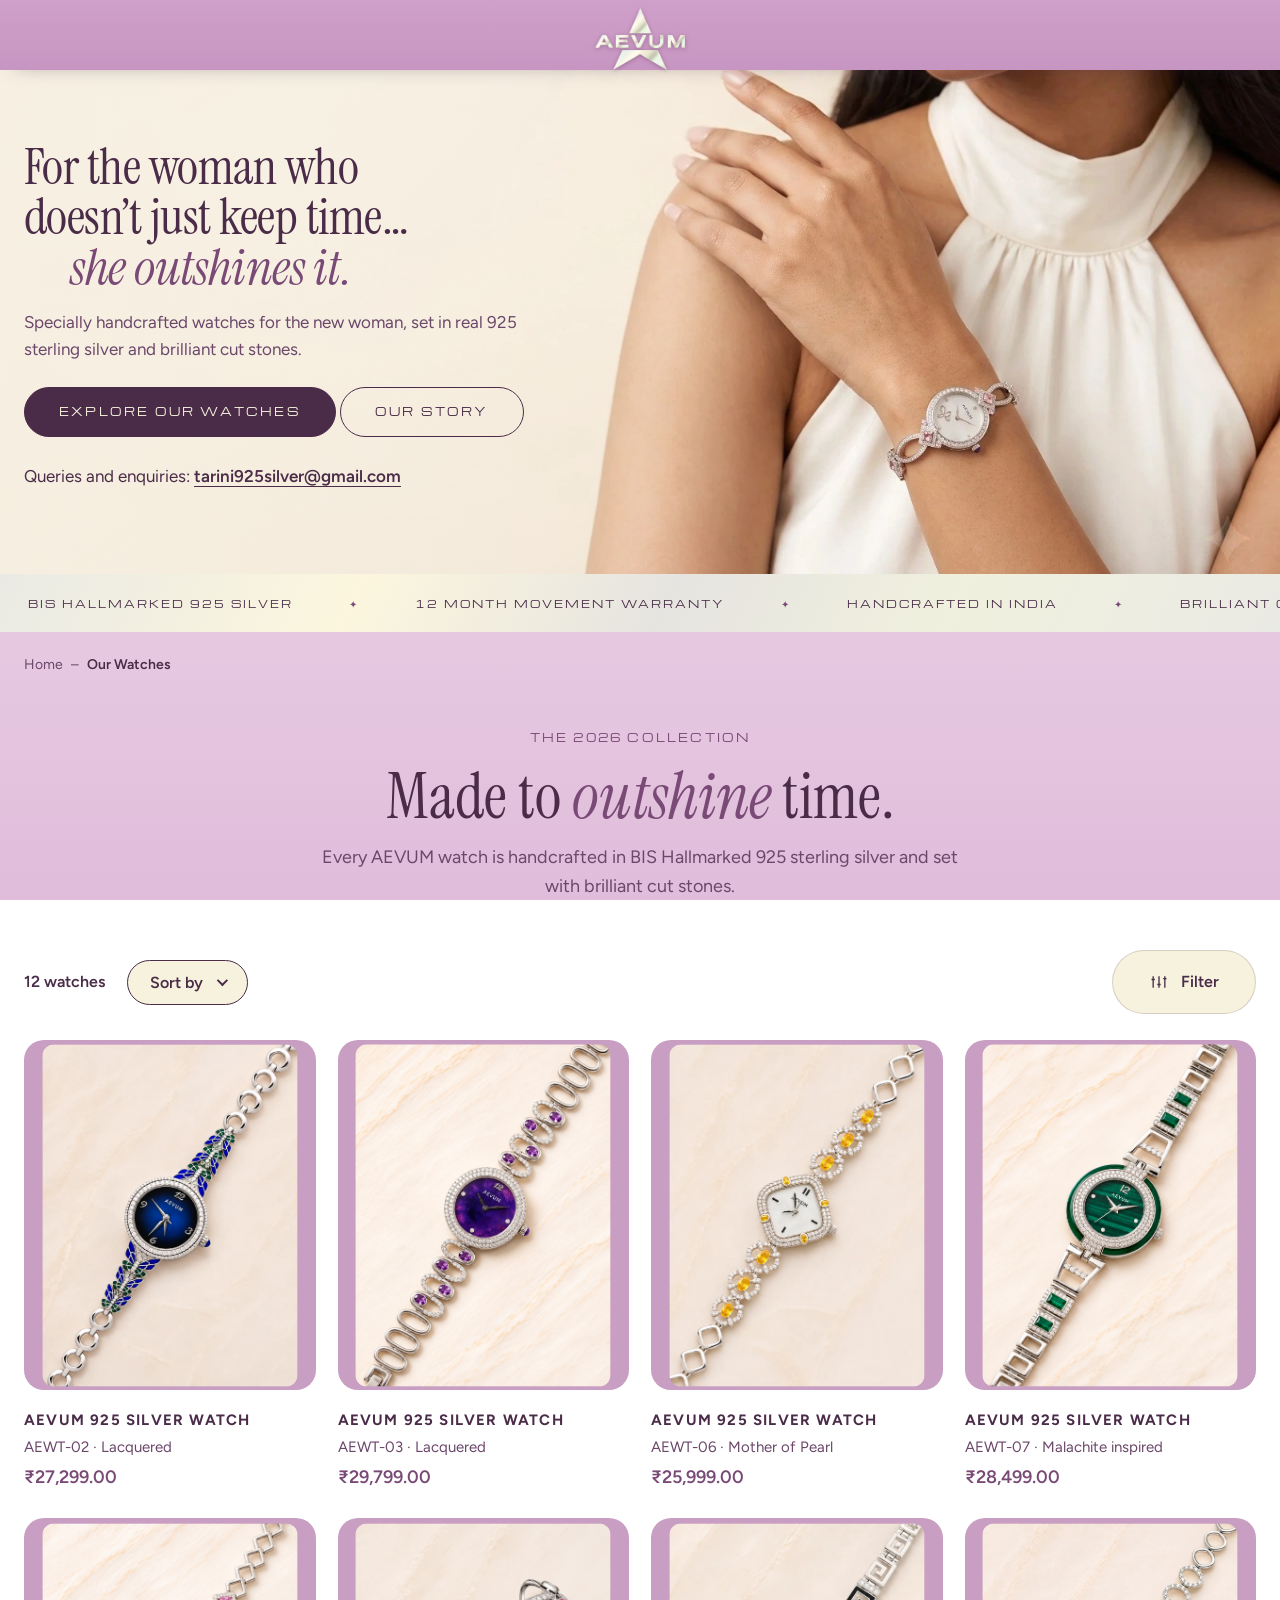
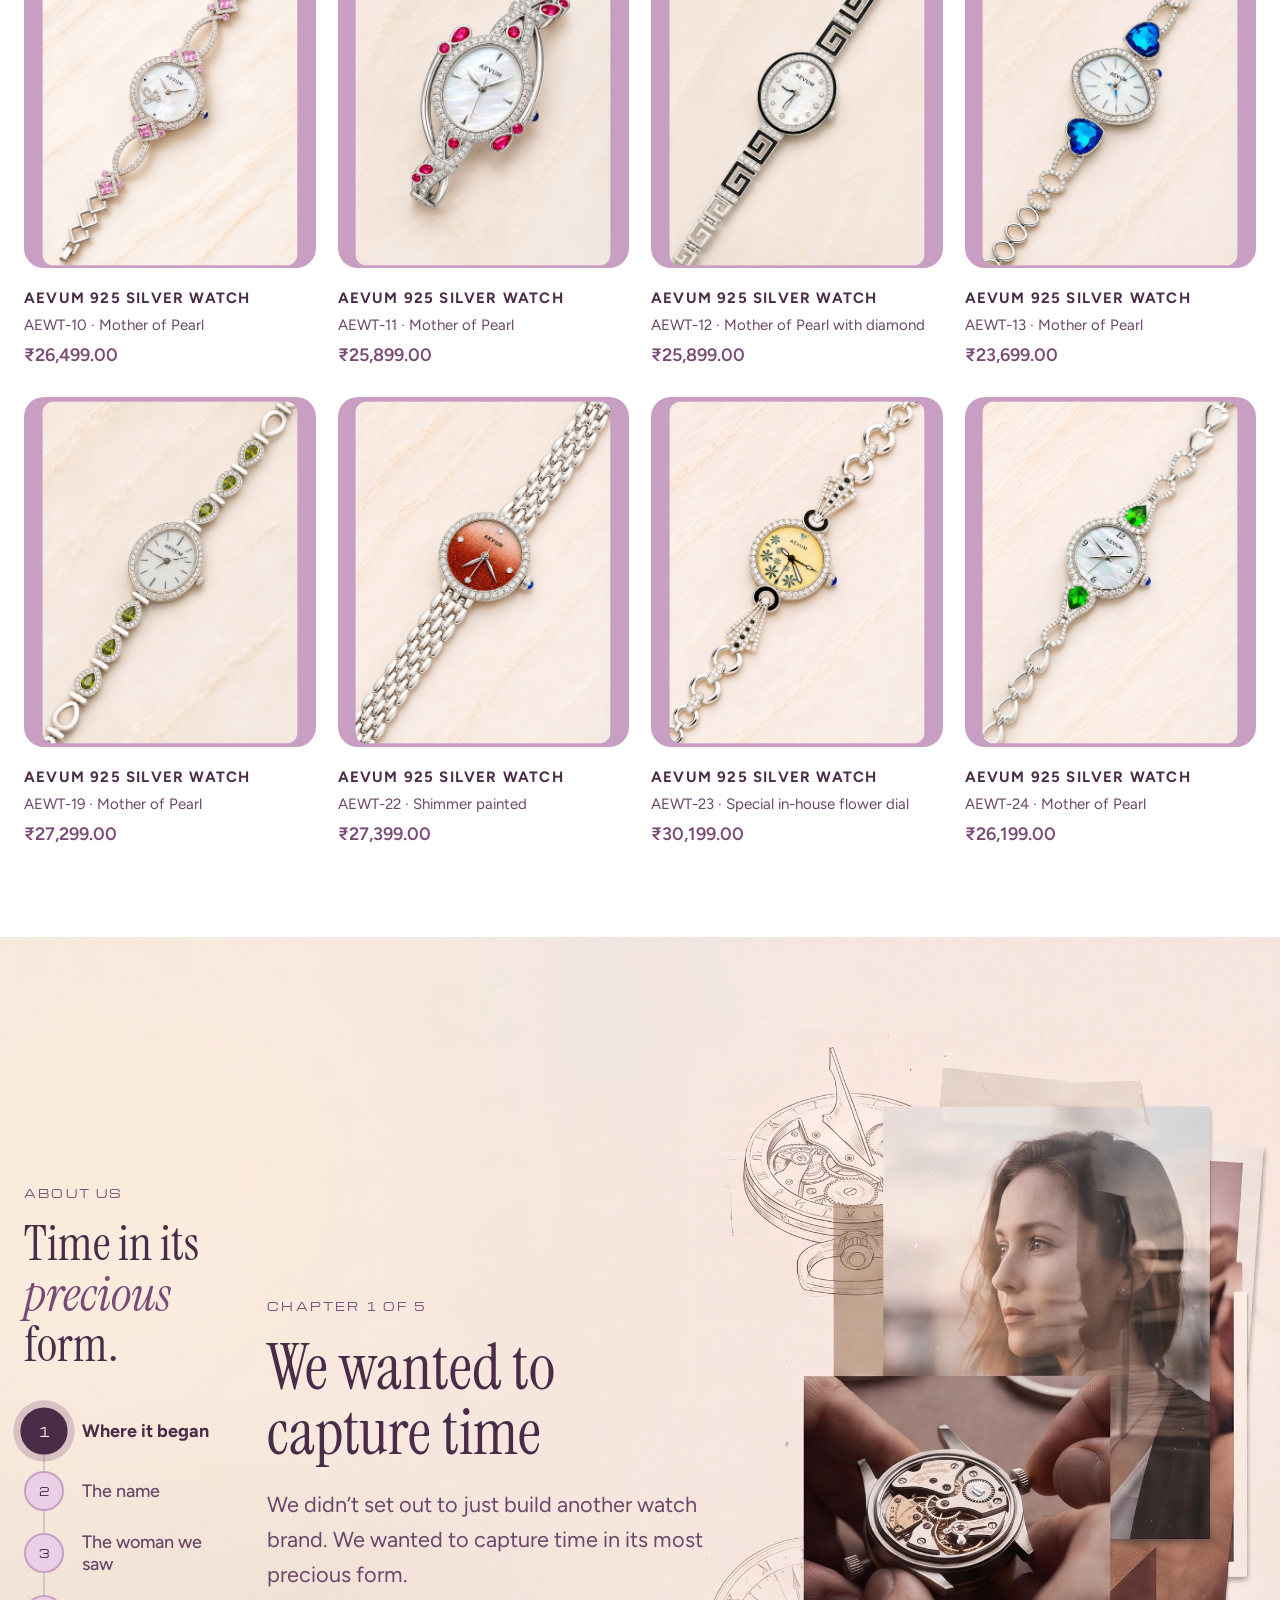
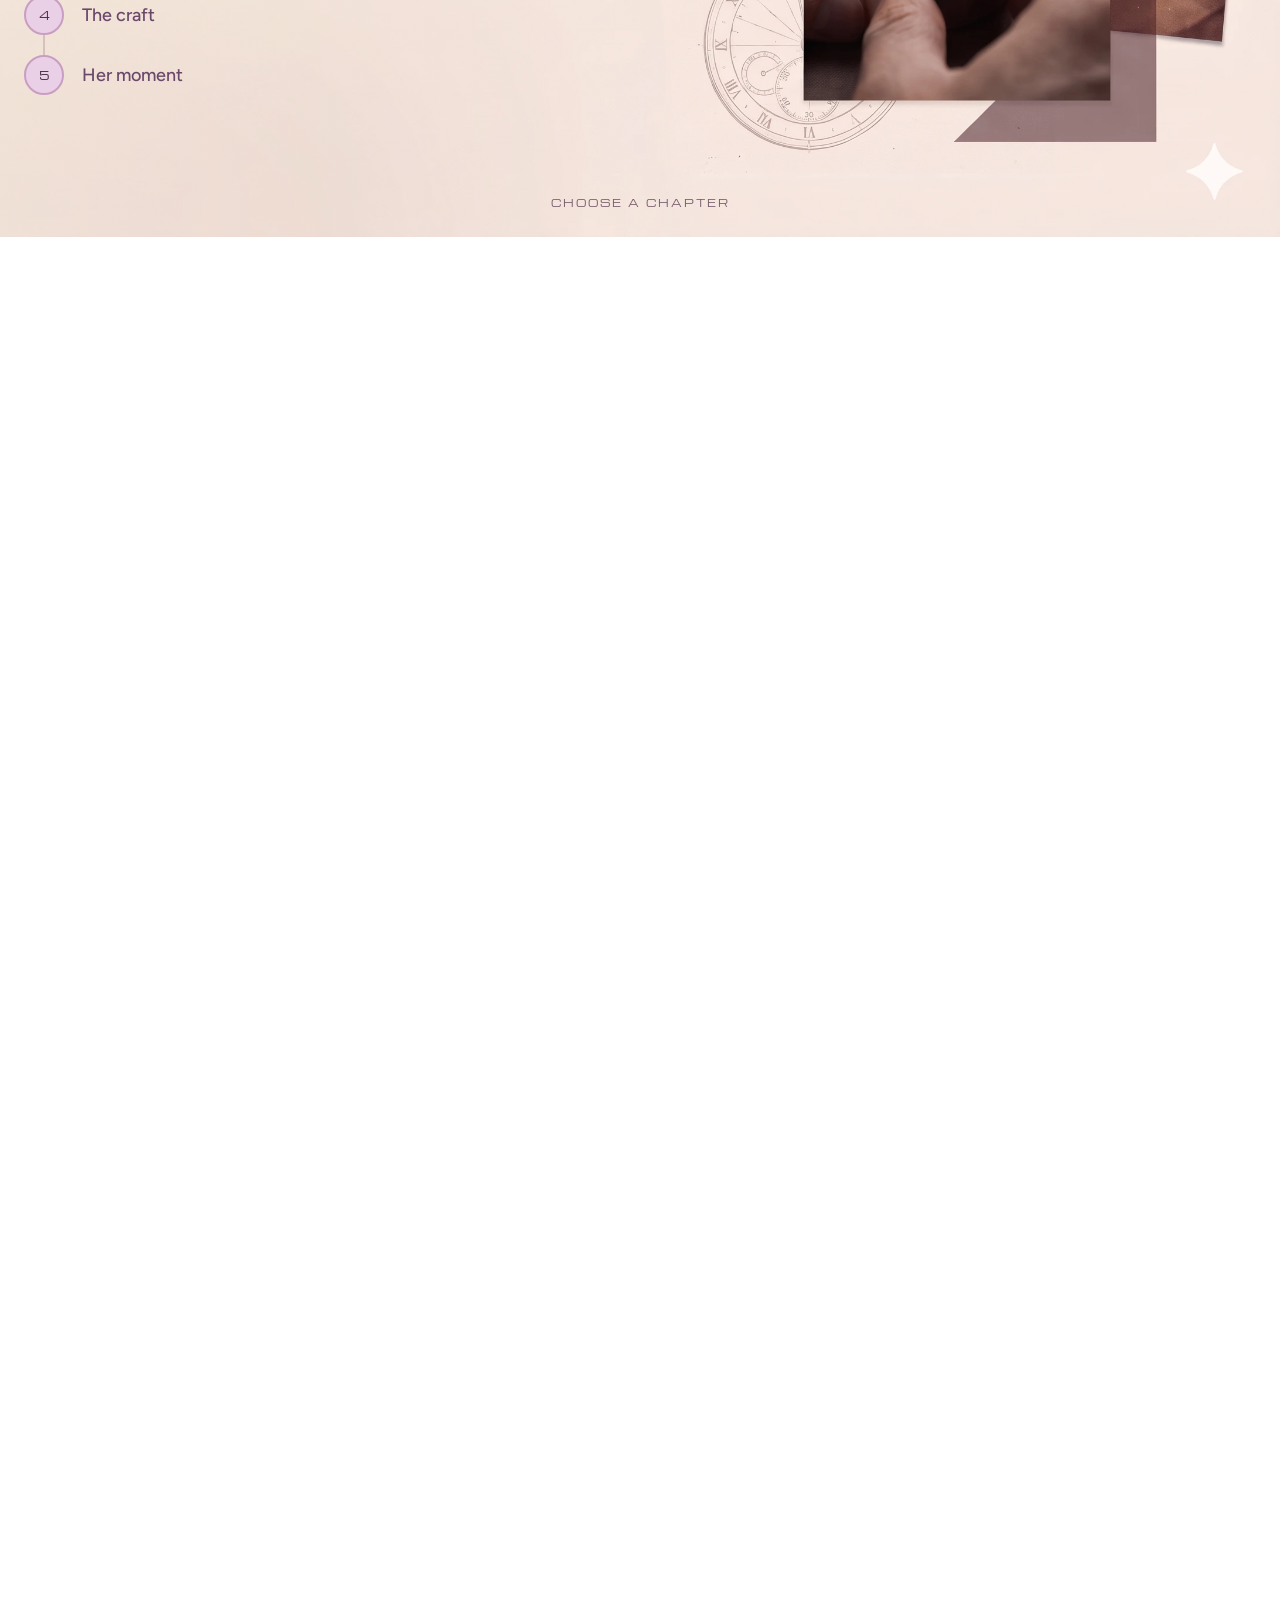
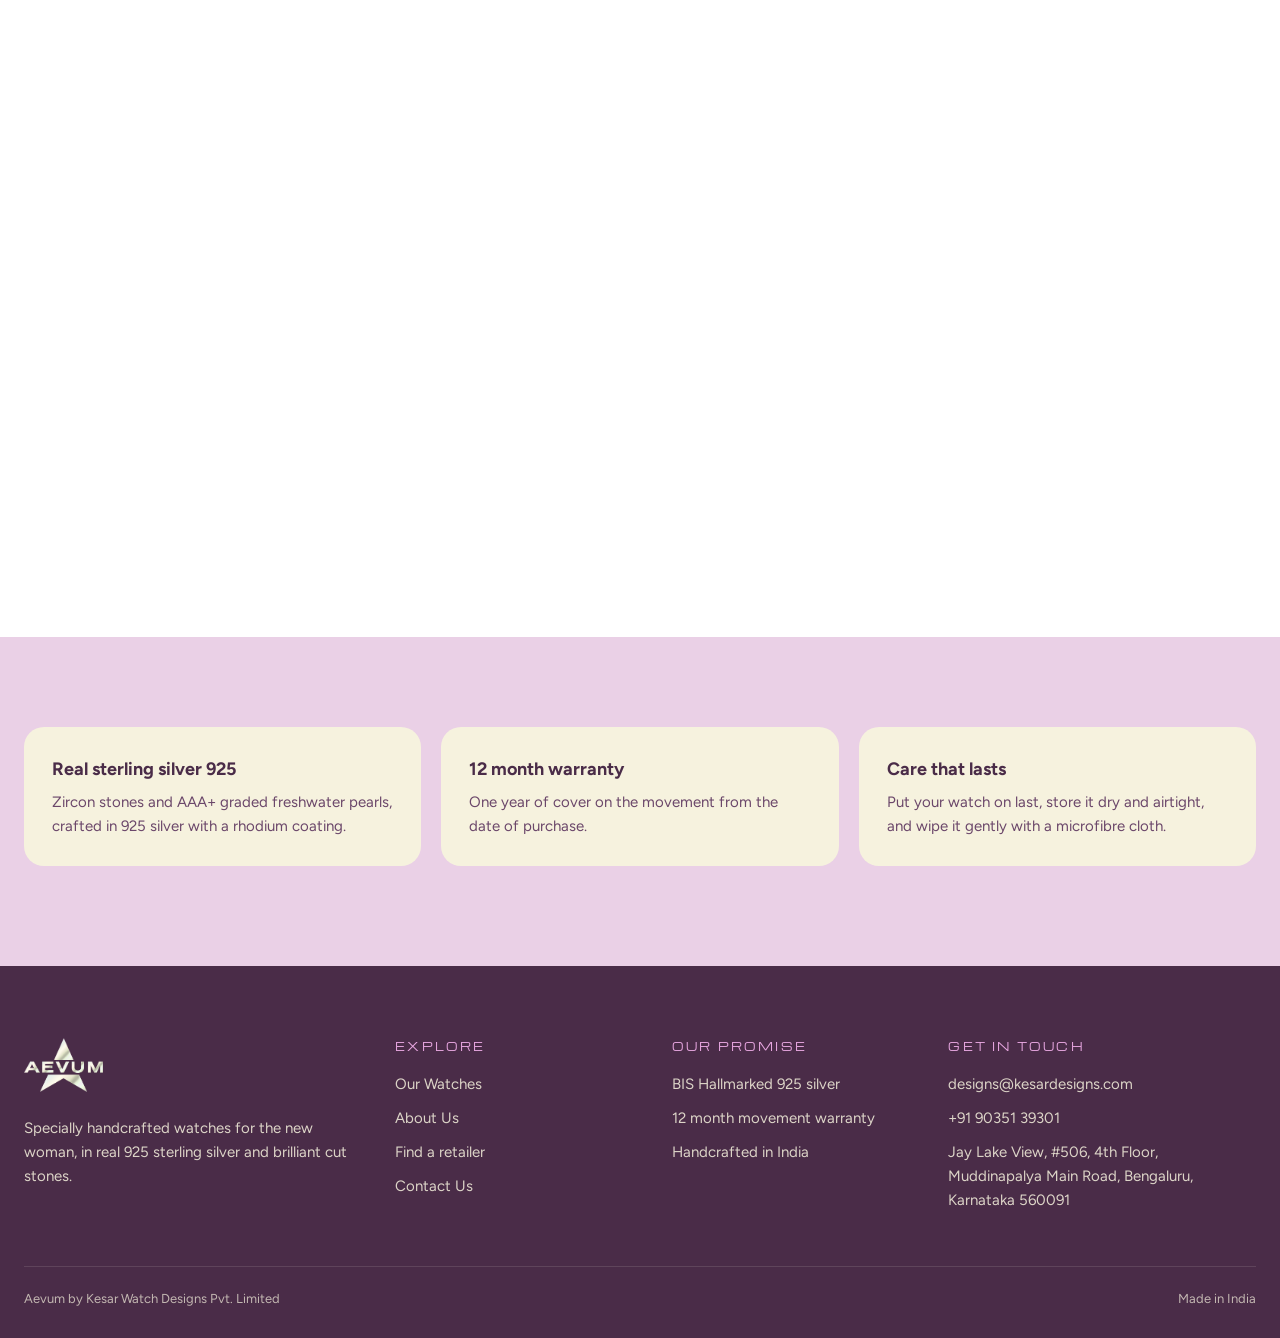
<file: index.html>
<!doctype html>
<html lang="en"><head><meta charset="utf-8">
<meta name="viewport" content="width=device-width, initial-scale=1, viewport-fit=cover">
<meta name="description" content="AEVUM: handcrafted 925 sterling silver watches for women. Real silver, brilliant-cut stones, made in India.">
<link rel="icon" href="favicon.ico" sizes="any">
<link rel="icon" type="image/png" sizes="32x32" href="assets/images/favicon-32.png">
<link rel="icon" type="image/png" sizes="192x192" href="assets/images/favicon-192.png">
<link rel="apple-touch-icon" href="assets/images/favicon-180.png">
<meta name="theme-color" content="#e0bddb">
<title>AEVUM | 925 Silver Watches for Women</title>
<link rel="stylesheet" href="https://fonts.googleapis.com/css2?family=Figtree:wght@400;500;600;700&family=Instrument+Serif:ital@0;1&family=Michroma&display=swap">
<link rel="stylesheet" href="css/styles.css">
</head><body id="top">

<svg width="0" height="0" style="position:absolute" aria-hidden="true"><defs>
<linearGradient id="sil" x1="0" y1="0" x2="1" y2="1"><stop offset="0" stop-color="#cfd2d4"/><stop offset=".3" stop-color="#fff"/><stop offset=".6" stop-color="#b9bcc2"/><stop offset=".85" stop-color="#f1f1f1"/><stop offset="1" stop-color="#c4c7ca"/></linearGradient>
<radialGradient id="shine" cx=".3" cy=".25" r=".9"><stop offset="0" stop-color="#fff" stop-opacity=".55"/><stop offset=".6" stop-color="#fff" stop-opacity="0"/></radialGradient>
<linearGradient id="pg" x1="0" y1="0" x2="1" y2="1"><stop offset="0" stop-color="#dfe3e0"/><stop offset=".3" stop-color="#fdfdee"/><stop offset=".55" stop-color="#d9d6de"/><stop offset=".78" stop-color="#f5f3dd"/><stop offset="1" stop-color="#dce0e0"/></linearGradient>
<symbol id="star" viewBox="0 0 100 120"><path d="M50 0 L74 58 L26 58 Z" fill="url(#pg)"/><path d="M22 76 H78 L100 120 L50 90 L0 120 Z" fill="url(#pg)"/></symbol></defs></svg>

<div class="top"><div class="wrap">
 <div class="r1"><div></div>
  <a class="brand" href="#home" aria-label="Aevum home"><img alt="AEVUM" src="assets/images/logo.webp"></a>
  <div></div></div>
 <nav aria-label="Main"><a href="#watches" data-s="watches">Our Watches</a><a href="#about" data-s="about">About Us</a><a href="retailers.html">Find a Retailer</a><a href="contact.html">Contact Us</a></nav>
</div></div>

<main>
<div class="view show" id="v-home">
 <div class="herow img" id="home"><div class="hbg" id="hbg"></div><div class="wrap"><div class="hero">
  <div><span class="lab kick"></span>
   <h1>For the woman who doesn’t just keep time… <em>she outshines it.</em></h1>
   <p>Specially handcrafted watches for the new woman, set in real 925 sterling silver and brilliant cut stones.</p>
   <a class="btn dark" href="#watches">Explore our watches</a> <a class="btn line" href="#about">Our story</a>
   <p class="hmail">Queries and enquiries: <a href="mailto:tarini925silver@gmail.com">tarini925silver@gmail.com</a></p></div>
 </div></div></div>
 <div class="strip" aria-label="Highlights"><div class="track"><div class="grp"><span>BIS Hallmarked 925 silver</span><span>12 month movement warranty</span><span>Handcrafted in India</span><span>Brilliant cut stones</span><span>3 ATM water resistant</span><span>Real sterling silver</span></div><div class="grp" aria-hidden="true"><span>BIS Hallmarked 925 silver</span><span>12 month movement warranty</span><span>Handcrafted in India</span><span>Brilliant cut stones</span><span>3 ATM water resistant</span><span>Real sterling silver</span></div></div></div>
 <div class="wrap"><section id="watches">
  <nav class="crumbs" aria-label="Breadcrumb"><a href="#home">Home</a>–<b>Our Watches</b></nav>
  <header class="sechead rv"><span class="lab">The 2026 collection</span><h2>Made to <em>outshine</em> time.</h2><p>Every AEVUM watch is handcrafted in BIS Hallmarked 925 sterling silver and set with brilliant cut stones.</p></header>
  <div class="tools"><div class="l"><span id="count">12 watches</span>
   <div class="sort" id="sortw"><button class="sbtn" id="sb" aria-haspopup="listbox" aria-expanded="false"><span id="sl">Sort by</span><i></i></button><ul class="smenu" id="sm" role="listbox" aria-label="Sort by"></ul></div></div>
   <button class="fbtn" id="fb" aria-expanded="false"><svg class="i" viewBox="0 0 24 24"><path d="M5 5v14M12 5v14M19 5v14M3 9h4M10 15h4M17 8h4"/></svg>Filter</button></div>
  <div class="panel" id="panel"><div><h5>Dial</h5><div class="chips" data-k="dial"><button class="chip" data-v="Mother of Pearl">Mother of Pearl</button><button class="chip" data-v="Lacquered">Lacquered</button><button class="chip" data-v="Specialty">Specialty dials</button></div></div>
   <div><h5>Price</h5><div class="chips" data-k="price"><button class="chip" data-v="a">Under ₹26,000</button><button class="chip" data-v="b">₹26,000 to ₹28,000</button><button class="chip" data-v="c">Above ₹28,000</button></div></div>
   <div style="align-self:end"><button class="chip" id="clr">Clear all</button></div></div>
  <div class="grid" id="grid"></div></section></div>
 <div class="about" id="about" style="--n:5"><div class="stick"><div class="bgs" id="bgs"></div><div class="shade"></div>
  <div class="wrap abin"><div><span class="lab" style="color:#e8a7e1">About us</span><h2>Time in its <em>precious</em> form.</h2><div class="railw"><div class="fill" id="fl"></div><ol class="rail" id="rail"></ol></div></div><div class="sp" id="sp" aria-live="polite"></div></div>
  <span class="lab hint2">Choose a chapter</span></div></div>
 <div class="avs"><div class="wrap"><div class="vals"><div class="val"><h4>Real sterling silver 925</h4><p>Zircon stones and AAA+ graded freshwater pearls, crafted in 925 silver with a rhodium coating.</p></div>
  <div class="val"><h4>12 month warranty</h4><p>One year of cover on the movement from the date of purchase.</p></div>
  <div class="val"><h4>Care that lasts</h4><p>Put your watch on last, store it dry and airtight, and wipe it gently with a microfibre cloth.</p></div></div></div></div>
 
</div>

<div class="view" id="v-prod"><div class="wrap"><nav class="crumbs" aria-label="Breadcrumb" id="pcr"></nav><div class="pd" id="pd"></div></div></div>

</main>
<footer><div class="wrap"><div class="fgrid"><div><img alt="AEVUM" src="assets/images/logo.webp"><p class="t" style="margin-top:16px">Specially handcrafted watches for the new woman, in real 925 sterling silver and brilliant cut stones.</p></div>
<div><h5>Explore</h5><a href="index.html#watches">Our Watches</a><a href="index.html#about">About Us</a><a href="retailers.html">Find a retailer</a><a href="contact.html">Contact Us</a></div>
<div><h5>Our promise</h5><p>BIS Hallmarked 925 silver</p><p>12 month movement warranty</p><p>Handcrafted in India</p></div>
<div><h5>Get in touch</h5><a href="mailto:designs@kesardesigns.com">designs@kesardesigns.com</a><a href="tel:+919035139301">+91 90351 39301</a><p>Jay Lake View, #506, 4th Floor, Muddinapalya Main Road, Bengaluru, Karnataka 560091</p></div></div>
<div class="fbot"><span>Aevum by Kesar Watch Designs Pvt. Limited</span><span>Made in India</span></div></div></footer>

<script src="js/data.js"></script>
<script src="js/common.js"></script>
<script src="js/app.js"></script>
</body></html>
</file>
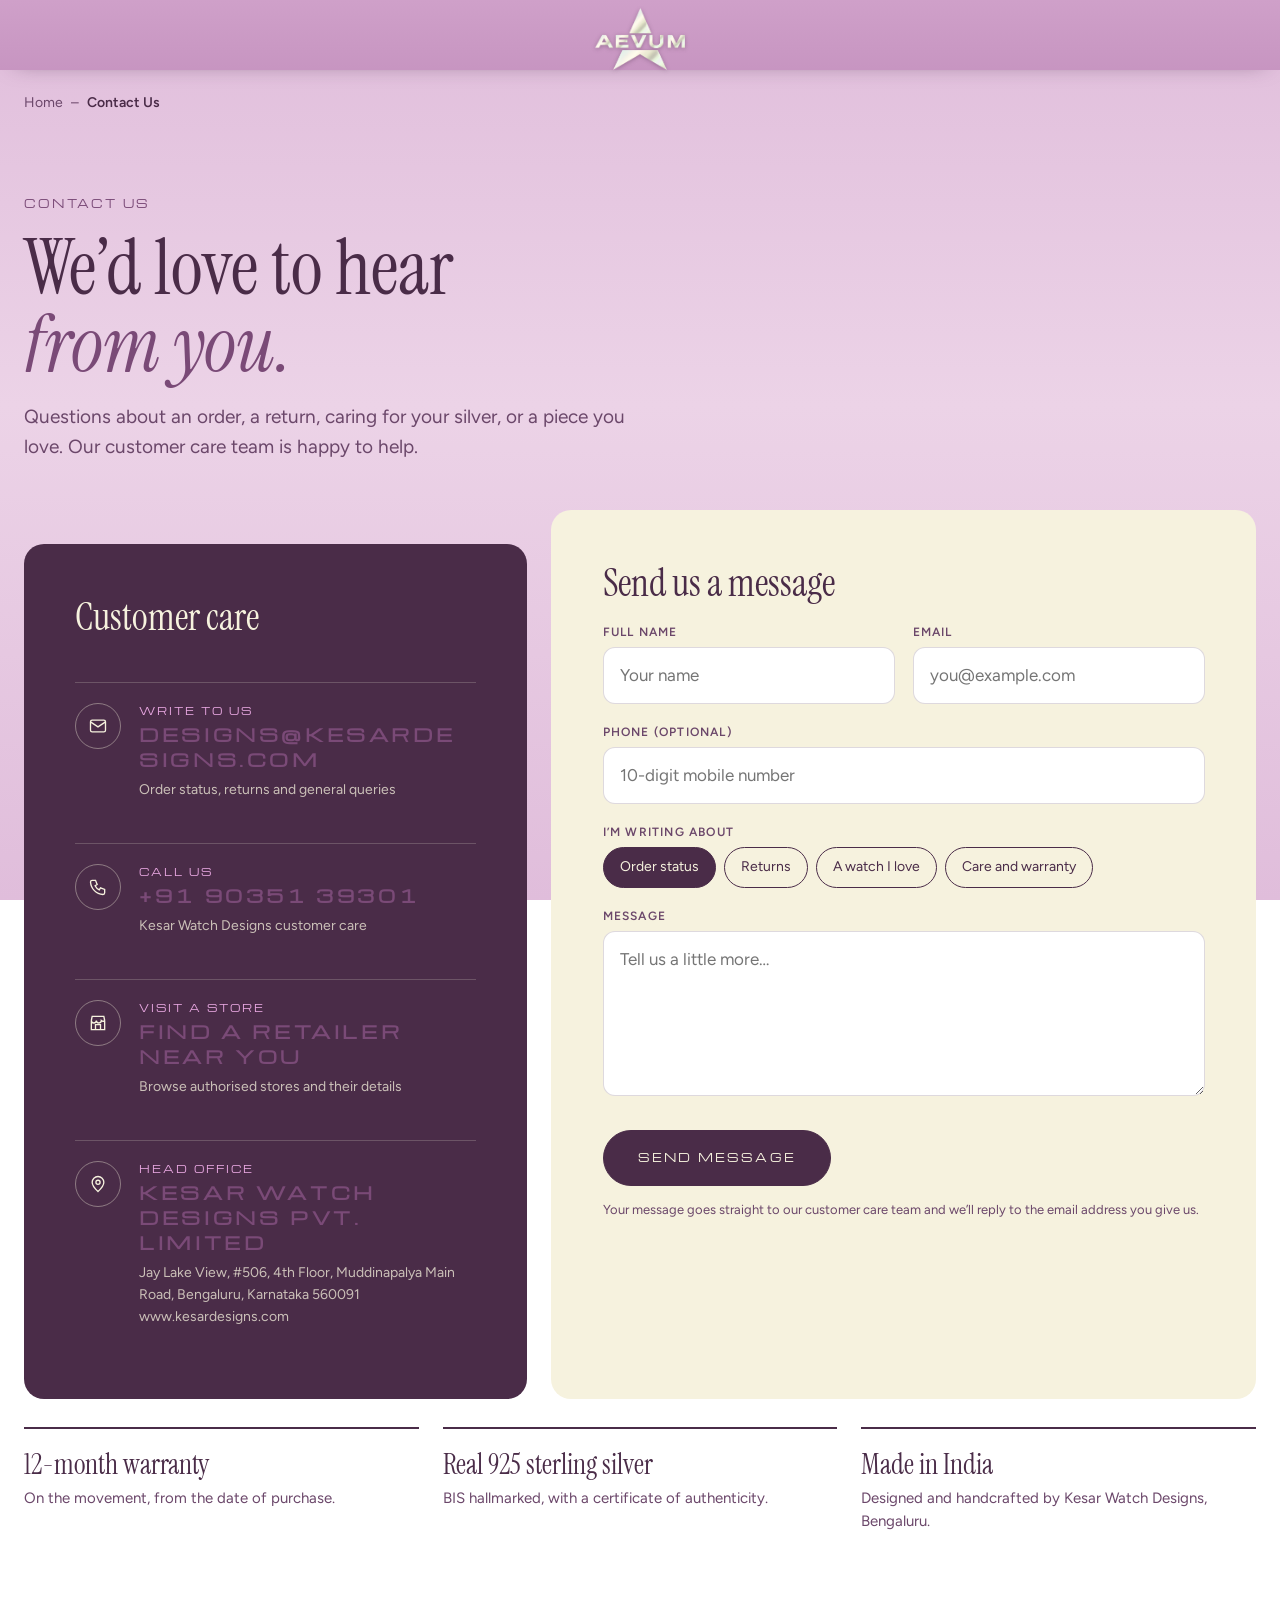
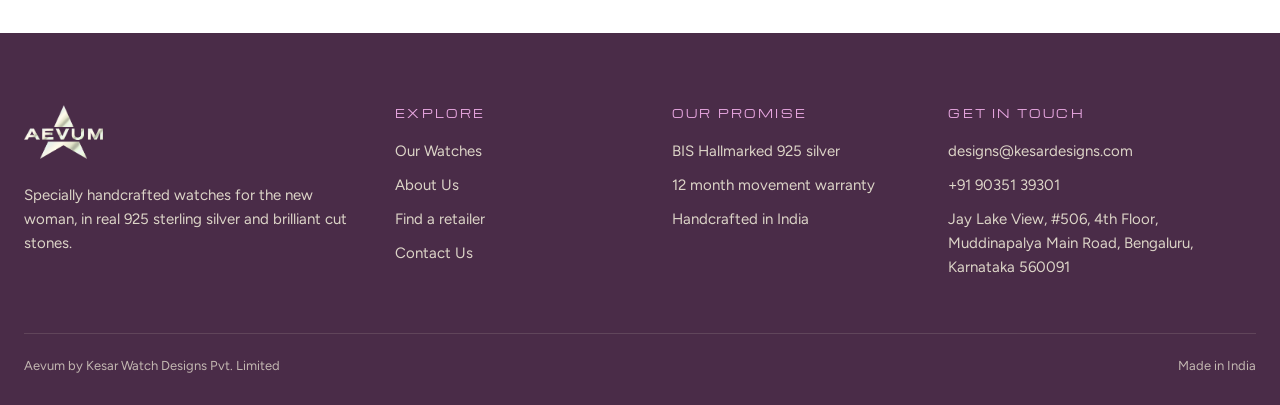
<file: contact.html>
<!doctype html>
<html lang="en"><head><meta charset="utf-8">
<meta name="viewport" content="width=device-width, initial-scale=1, viewport-fit=cover">
<meta name="description" content="Contact AEVUM customer care: order status, returns, warranty and care advice for your 925 silver watch.">
<link rel="icon" href="favicon.ico" sizes="any">
<link rel="icon" type="image/png" sizes="32x32" href="assets/images/favicon-32.png">
<link rel="icon" type="image/png" sizes="192x192" href="assets/images/favicon-192.png">
<link rel="apple-touch-icon" href="assets/images/favicon-180.png">
<meta name="theme-color" content="#e0bddb">
<title>Contact Us | AEVUM</title>
<link rel="stylesheet" href="https://fonts.googleapis.com/css2?family=Figtree:wght@400;500;600;700&family=Instrument+Serif:ital@0;1&family=Michroma&display=swap">
<link rel="stylesheet" href="css/styles.css">
</head><body id="top">

<div class="top"><div class="wrap">
 <div class="r1"><div></div>
  <a class="brand" href="index.html" aria-label="Aevum home"><img alt="AEVUM" src="assets/images/logo.webp"></a>
  <div></div></div>
 <nav aria-label="Main"><a href="index.html#watches">Our Watches</a><a href="index.html#about">About Us</a><a href="retailers.html">Find a Retailer</a><a href="contact.html" class="on" aria-current="page">Contact Us</a></nav>
</div></div>

<main>
<div class="view show" id="v-contact"><div class="wrap"><div class="crumbs"><a href="index.html">Home</a>–<b>Contact Us</b></div></div><div class="ct"><div class="wrap">
 <header class="cth"><span class="lab" style="color:var(--accent)">Contact us</span><h1>We’d love to hear <em>from you.</em></h1><p>Questions about an order, a return, caring for your silver, or a piece you love. Our customer care team is happy to help.</p></header>
 <div class="cgrid">
  <aside class="cinfo"><h2>Customer care</h2>
   <a class="ci" href="mailto:designs@kesardesigns.com"><span class="ic"><svg class="i" viewBox="0 0 24 24"><rect x="3" y="5" width="18" height="14" rx="2"/><path d="M3 7l9 6 9-6"/></svg></span><span class="lab">Write to us</span><b>designs@kesardesigns.com</b><small>Order status, returns and general queries</small></a>
   <a class="ci" href="tel:+919035139301"><span class="ic"><svg class="i" viewBox="0 0 24 24"><path d="M5 4h4l2 5-2.5 1.5a11 11 0 005 5L15 13l5 2v4a2 2 0 01-2 2A16 16 0 013 6a2 2 0 012-2z"/></svg></span><span class="lab">Call us</span><b>+91 90351 39301</b><small>Kesar Watch Designs customer care</small></a>
   <a class="ci" href="retailers.html"><span class="ic"><svg class="i" viewBox="0 0 24 24"><path d="M4 9l1-5h14l1 5M4 9v11h16V9M4 9a3 3 0 006 0 3 3 0 006 0 3 3 0 004 0M9 20v-6h6v6"/></svg></span><span class="lab">Visit a store</span><b>Find a retailer near you</b><small>Browse authorised stores and their details</small></a>
   <div class="ci"><span class="ic"><svg class="i" viewBox="0 0 24 24"><path d="M12 21s7-6.2 7-11a7 7 0 10-14 0c0 4.8 7 11 7 11z"/><circle cx="12" cy="10" r="2.5"/></svg></span><span class="lab">Head office</span><b>Kesar Watch Designs Pvt. Limited</b><small>Jay Lake View, #506, 4th Floor, Muddinapalya Main Road, Bengaluru, Karnataka 560091<br>www.kesardesigns.com</small></div>
  </aside>
  <form class="cform" id="cf" method="post" action="send-mail.php"><h2>Send us a message</h2>
   <div class="frow"><label class="fld"><span>Full name</span><input name="name" required maxlength="100" autocomplete="name" placeholder="Your name"></label><label class="fld"><span>Email</span><input name="email" type="email" required maxlength="254" autocomplete="email" placeholder="you@example.com"></label></div>
   <label class="fld"><span>Phone (optional)</span><input name="phone" type="tel" inputmode="numeric" maxlength="10" pattern="[0-9]{10}" title="Enter exactly 10 digits, numbers only" autocomplete="tel-national" placeholder="10-digit mobile number"></label>
   <div class="fgrp"><span>I’m writing about</span><div class="chips" id="topics"><button type="button" class="chip on">Order status</button><button type="button" class="chip">Returns</button><button type="button" class="chip">A watch I love</button><button type="button" class="chip">Care and warranty</button></div></div>
   <input type="hidden" name="topic" value="Order status">
   <div style="position:absolute;left:-9999px" aria-hidden="true"><label>Leave this empty<input name="hp_url" tabindex="-1" autocomplete="off"></label></div>
   <label class="fld"><span>Message</span><textarea name="message" rows="5" required minlength="5" maxlength="5000" placeholder="Tell us a little more…"></textarea></label>
   <button class="btn dark" type="submit">Send message</button><p class="fnote">Your message goes straight to our customer care team and we’ll reply to the email address you give us.</p><div class="ok" id="ok" role="alert"></div>
  </form>
 </div>
 <div class="cassure"><div><b>12-month warranty</b><small>On the movement, from the date of purchase.</small></div><div><b>Real 925 sterling silver</b><small>BIS hallmarked, with a certificate of authenticity.</small></div><div><b>Made in India</b><small>Designed and handcrafted by Kesar Watch Designs, Bengaluru.</small></div></div>
</div></div>
</div>
</main>

<div class="mdl" id="thanks" role="dialog" aria-modal="true" aria-labelledby="thanks-t" hidden>
 <div class="mbox">
  <span class="tick" aria-hidden="true"><svg viewBox="0 0 24 24"><path d="M5 12.5l4.5 4.5L19 7.5"/></svg></span>
  <p id="thanks-t">Your response is been Sent! Thank you for your response</p>
  <button class="btn dark" type="button" id="thanks-ok">OK</button>
 </div>
</div>

<footer><div class="wrap"><div class="fgrid"><div><img alt="AEVUM" src="assets/images/logo.webp"><p class="t" style="margin-top:16px">Specially handcrafted watches for the new woman, in real 925 sterling silver and brilliant cut stones.</p></div>
<div><h5>Explore</h5><a href="index.html#watches">Our Watches</a><a href="index.html#about">About Us</a><a href="retailers.html">Find a retailer</a><a href="contact.html">Contact Us</a></div>
<div><h5>Our promise</h5><p>BIS Hallmarked 925 silver</p><p>12 month movement warranty</p><p>Handcrafted in India</p></div>
<div><h5>Get in touch</h5><a href="mailto:designs@kesardesigns.com">designs@kesardesigns.com</a><a href="tel:+919035139301">+91 90351 39301</a><p>Jay Lake View, #506, 4th Floor, Muddinapalya Main Road, Bengaluru, Karnataka 560091</p></div></div>
<div class="fbot"><span>Aevum by Kesar Watch Designs Pvt. Limited</span><span>Made in India</span></div></div></footer>
<script src="js/common.js"></script>
<script src="js/contact.js"></script>
</body></html>
</file>
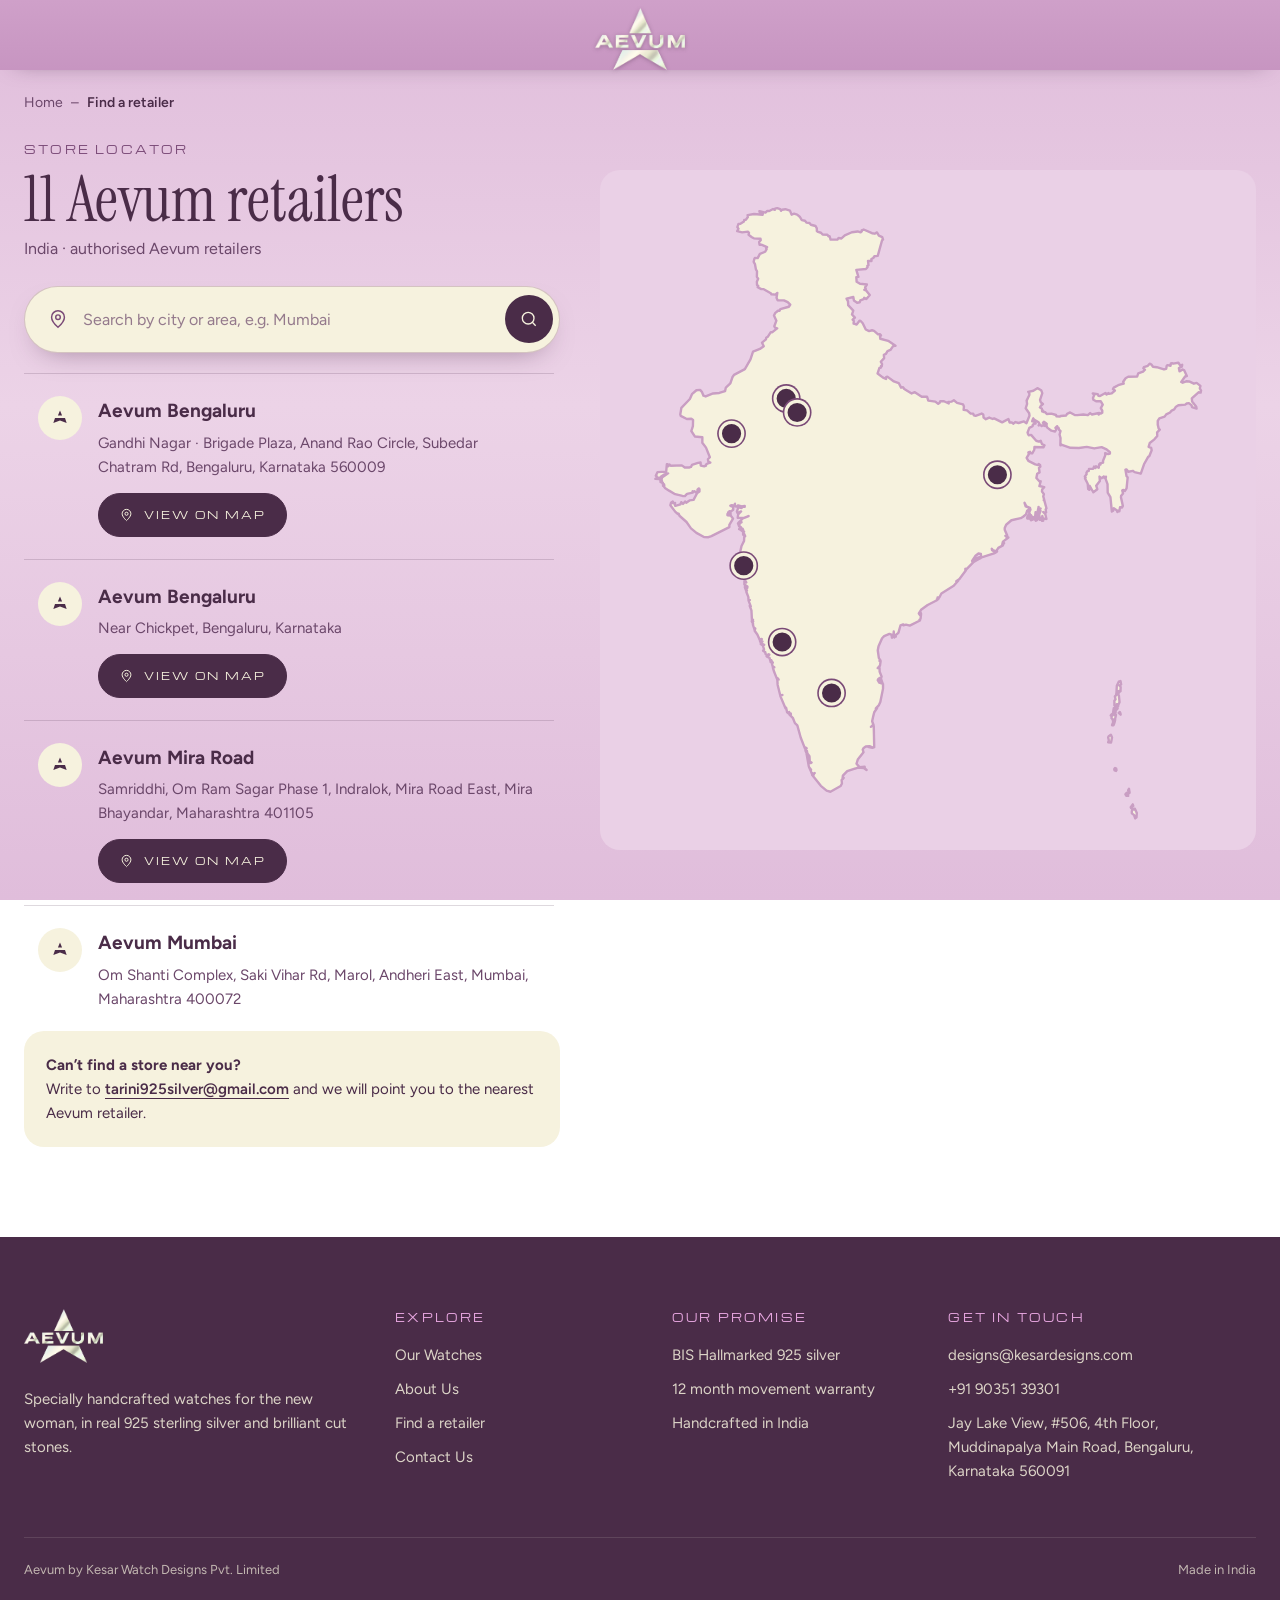
<file: retailers.html>
<!doctype html>
<html lang="en"><head><meta charset="utf-8">
<meta name="viewport" content="width=device-width, initial-scale=1, viewport-fit=cover">
<meta name="description" content="Find an authorised AEVUM retailer near you in India.">
<link rel="icon" href="favicon.ico" sizes="any">
<link rel="icon" type="image/png" sizes="32x32" href="assets/images/favicon-32.png">
<link rel="icon" type="image/png" sizes="192x192" href="assets/images/favicon-192.png">
<link rel="apple-touch-icon" href="assets/images/favicon-180.png">
<meta name="theme-color" content="#e0bddb">
<title>Find a Retailer | AEVUM</title>
<link rel="stylesheet" href="https://fonts.googleapis.com/css2?family=Figtree:wght@400;500;600;700&family=Instrument+Serif:ital@0;1&family=Michroma&display=swap">
<link rel="stylesheet" href="css/styles.css">
</head><body id="top">

<div class="top"><div class="wrap">
 <div class="r1"><div></div>
  <a class="brand" href="index.html" aria-label="Aevum home"><img alt="AEVUM" src="assets/images/logo.webp"></a>
  <div></div></div>
 <nav aria-label="Main"><a href="index.html#watches">Our Watches</a><a href="index.html#about">About Us</a><a href="retailers.html" class="on" aria-current="page">Find a Retailer</a><a href="contact.html">Contact Us</a></nav>
</div></div>

<main>
<div class="view show" id="v-ret"><div class="wrap"><nav class="crumbs" aria-label="Breadcrumb" id="rcr"></nav>
 <div class="rt"><div><span class="lab" style="color:var(--accent)">Store locator</span><h1><span id="rn">10</span> Aevum retailers</h1><div style="color:var(--soft)">India · authorised Aevum retailers</div>
  <div class="sbox"><svg class="i sico" viewBox="0 0 24 24" aria-hidden="true"><path d="M12 21s7-6.2 7-11a7 7 0 10-14 0c0 4.8 7 11 7 11z"/><circle cx="12" cy="10" r="2.5"/></svg><input id="rs" type="search" placeholder="Search by city or area, e.g. Mumbai" aria-label="Search retailers" autocomplete="off"><button type="button" class="sgo" onclick="rs.focus()" aria-label="Search"><svg class="i" viewBox="0 0 24 24"><circle cx="11" cy="11" r="7"/><path d="M20 20l-4-4"/></svg></button></div>
  <div id="enq"></div><div class="list" id="rl"></div>
  <div class="hq"><b>Can’t find a store near you?</b><br>Write to <a href="mailto:tarini925silver@gmail.com" style="font-weight:600;border-bottom:1px solid var(--ink)">tarini925silver@gmail.com</a> and we will point you to the nearest Aevum retailer.</div></div>
  <div class="map"><svg id="mapsvg" viewBox="0 0 410 400" role="img" aria-label="Map of Aevum retailers in India"></svg></div></div></div></div>
</main>
<footer><div class="wrap"><div class="fgrid"><div><img alt="AEVUM" src="assets/images/logo.webp"><p class="t" style="margin-top:16px">Specially handcrafted watches for the new woman, in real 925 sterling silver and brilliant cut stones.</p></div>
<div><h5>Explore</h5><a href="index.html#watches">Our Watches</a><a href="index.html#about">About Us</a><a href="retailers.html">Find a retailer</a><a href="contact.html">Contact Us</a></div>
<div><h5>Our promise</h5><p>BIS Hallmarked 925 silver</p><p>12 month movement warranty</p><p>Handcrafted in India</p></div>
<div><h5>Get in touch</h5><a href="mailto:designs@kesardesigns.com">designs@kesardesigns.com</a><a href="tel:+919035139301">+91 90351 39301</a><p>Jay Lake View, #506, 4th Floor, Muddinapalya Main Road, Bengaluru, Karnataka 560091</p></div></div>
<div class="fbot"><span>Aevum by Kesar Watch Designs Pvt. Limited</span><span>Made in India</span></div></div></footer>
<script src="js/common.js"></script>
<script src="js/retailers-data.js"></script>
<script src="js/retailers.js"></script>
</body></html>
</file>
<file: css/styles.css>
/* AEVUM | site styles */
:root{--lilac:#e0bddb;--tint:#ead0e6;--deep:#c99ec3;--bar:#c795c1;--pearl:#f6f2de;--shade:#eaeae4;--ink:#4a2c48;--soft:#6b476a;--accent:#7a4a77;--line:rgba(74,44,72,.18);
--sheen:linear-gradient(115deg,#eaeae4 0%,#fcf6de 28%,#e6e4e0 52%,#f0f0de 74%,#eaeae4 100%);
--lab:"Michroma","Arial Black",sans-serif;--voice:"Instrument Serif",Georgia,serif;--body:"Figtree",system-ui,sans-serif;
color-scheme:light;box-sizing:border-box;padding-top:env(safe-area-inset-top,0px);padding-bottom:env(safe-area-inset-bottom,0px)}
*{box-sizing:border-box}html{scroll-behavior:smooth;scroll-padding-top:env(safe-area-inset-top,0px)}
body{margin:0;background:var(--lilac);color:var(--ink);font:400 16px/1.6 var(--body);overflow-x:clip}
body::before{content:"";position:fixed;inset:0 0 auto;height:env(safe-area-inset-top,0px);z-index:60;background:var(--bar)}
a{color:inherit;text-decoration:none}button{font:inherit;color:inherit;cursor:pointer}
:focus-visible{outline:2px solid var(--accent);outline-offset:3px}
.wrap{max-width:1320px;margin:auto;padding-inline:max(24px,env(safe-area-inset-left,0px))}
.lab{font-family:var(--lab);font-size:11px;letter-spacing:.2em;text-transform:uppercase}
section,.view,#about,#contact{scroll-margin-top:150px}svg.wimg{aspect-ratio:2/3}

/* announcement + header (Longines layout: region left, logo centre, icons right, nav row below) */
.ann{background:var(--ink);color:var(--pearl);text-align:center;padding:14px 48px;font-weight:500;position:relative}
.ann button{position:absolute;right:18px;top:50%;transform:translateY(-50%);background:none;border:0;font-size:24px;line-height:1;transition:transform .3s}
.ann button:hover{transform:translateY(-50%) rotate(90deg)}
.top{position:sticky;top:env(safe-area-inset-top,0px);z-index:50;background:var(--bar);box-shadow:0 8px 22px -16px rgba(74,44,72,.6)}
.r1{display:grid;grid-template-columns:1fr auto 1fr;align-items:center;padding-top:8px}
.region{background:none;border:0;font-weight:600;justify-self:start;display:flex;gap:6px;align-items:center}
.brand img{height:62px;display:block;filter:drop-shadow(0 1px 2px rgba(74,44,72,.4));transition:transform .5s}.brand:hover img{transform:scale(1.05)}
.icons{justify-self:end;display:flex;gap:6px}
.icons a,.icons button{width:42px;height:42px;display:grid;place-items:center;border-radius:50%;background:none;border:0;transition:background .3s,transform .3s}
.icons a:hover,.icons button:hover{background:var(--pearl);transform:translateY(-2px) rotate(-8deg)}
svg.i{width:20px;height:20px;fill:none;stroke:currentColor;stroke-width:1.6}
.top nav{display:flex;justify-content:center;gap:40px;margin-inline:calc(50% - 50vw);background:var(--ink);max-height:0;opacity:0;transform:translateY(-10px);pointer-events:none;transition:max-height .5s cubic-bezier(.2,.8,.2,1),opacity .35s,transform .5s,padding .4s}
.top:hover nav,.top:focus-within nav{max-height:90px;opacity:1;transform:none;pointer-events:auto;padding:16px 0}
.top nav a{position:relative;padding:6px 10px;font-weight:700;font-size:14px;letter-spacing:.08em;text-transform:uppercase;color:var(--pearl);transition:transform .4s cubic-bezier(.3,1.6,.5,1),color .25s,letter-spacing .35s}
.top nav a::after{content:"";position:absolute;left:10px;right:10px;bottom:-2px;height:2px;background:currentColor;transform:scaleX(0);transform-origin:left;transition:transform .4s cubic-bezier(.2,.8,.2,1)}
.top nav a:hover,.top nav a:focus-visible{transform:scale(1.3);color:#e8a7e1;letter-spacing:.12em;outline:0}
.top nav a:hover::after,.top nav a:focus-visible::after,.top nav a.on::after{transform:none}
.top nav a.on{color:#e8a7e1}
.hint{text-align:center;font-size:9px;color:var(--soft);padding-bottom:9px;max-height:30px;transition:max-height .3s,opacity .3s,padding .3s}.top:hover .hint,.top:focus-within .hint{max-height:0;opacity:0;padding:0}
@media(hover:none){.top nav{max-height:none;opacity:1;transform:none;pointer-events:auto;padding:12px 0;gap:14px}.hint{display:none}}

/* buttons */
.btn{position:relative;display:inline-flex;align-items:center;justify-content:center;gap:10px;font-family:var(--lab);font-size:11px;letter-spacing:.2em;text-transform:uppercase;padding:18px 34px;border:1px solid var(--ink);background:var(--sheen);color:var(--ink);overflow:hidden;isolation:isolate;transition:color .35s,transform .3s,box-shadow .35s}
.btn::before{content:"";position:absolute;inset:0;z-index:-1;background:var(--ink);transform:scaleY(0);transform-origin:bottom;transition:transform .4s cubic-bezier(.2,.8,.2,1)}
.btn::after{content:"";position:absolute;top:0;left:-60%;width:40%;height:100%;background:linear-gradient(100deg,transparent,rgba(255,255,255,.7),transparent);transform:skewX(-20deg);transition:left .7s}
.btn:hover{color:var(--pearl);transform:translateY(-3px);box-shadow:0 14px 28px -12px rgba(74,44,72,.7)}.btn:hover::before{transform:none}.btn:hover::after{left:130%}
.btn.line{background:transparent}.btn.dark{background:var(--ink);color:var(--pearl)}.btn.dark::before{background:var(--sheen)}.btn.dark:hover{color:var(--ink)}
.btn.full{width:100%}

/* hero */
.hero{min-height:calc(100vh - 150px);min-height:min(88vh,860px);display:grid;grid-template-columns:1fr 1fr;align-items:center;gap:40px;position:relative;padding-block:56px}
.hero>*{min-width:0}.hero .kick{color:var(--accent)}
.hero h1{font:400 clamp(48px,6.4vw,100px)/.98 var(--voice);margin:22px 0 22px;letter-spacing:-.01em;text-wrap:balance}.hero h1 em{display:block;color:var(--accent);padding-left:.9em}
.hero p{max-width:46ch;color:var(--soft);font-size:19px;margin:0 0 34px}
.stage{position:relative;aspect-ratio:1/1.05;display:grid;place-items:center;background:var(--tint);overflow:hidden}
.stage::before{content:"";position:absolute;inset:16px;border:1px solid var(--line)}
.stage .wm{position:absolute;width:70%;opacity:.5;top:6%;right:-8%}
.stage .hw{width:44%;position:relative;animation:float 6s ease-in-out infinite}.stage .hw .wimg{width:100%;height:auto}
.stage .tag{position:absolute;left:30px;bottom:26px;color:var(--soft)}
@keyframes float{50%{transform:translateY(-12px) rotate(1.5deg)}}

.strip{background:var(--sheen);padding:15px 16px;text-align:center}.strip .lab{font-size:10px;display:flex;gap:12px 40px;justify-content:center;flex-wrap:wrap}

.herow{position:relative;overflow:hidden;isolation:isolate;scroll-margin-top:400px}/* #home anchor lands at the very top, so the header never covers the headline */
.herow::before{content:"";position:absolute;inset:0;z-index:-1;background:linear-gradient(90deg,rgba(32,14,32,.4),rgba(32,14,32,.05) 70%)}
.hbg{position:absolute;inset:0;z-index:-2;background:radial-gradient(60% 70% at 15% 20%,#f8cfc6 0,transparent 60%),radial-gradient(55% 60% at 85% 30%,#d6a3d1 0,transparent 60%),radial-gradient(70% 70% at 60% 100%,#f3b9b0 0,transparent 60%),#ecc7e0;background-size:150% 150%,150% 150%,150% 150%,100% 100%;animation:silk 16s ease-in-out infinite alternate}
@keyframes silk{from{background-position:0 0,100% 0,50% 100%,0 0}to{background-position:100% 100%,0 80%,10% 0,0 0}}
.hbg video{width:100%;height:100%;object-fit:cover}
.tw{position:absolute;width:var(--z);height:var(--z);background:#fff;clip-path:polygon(50% 0,60% 40%,100% 50%,60% 60%,50% 100%,40% 60%,0 50%,40% 40%);opacity:0;animation:tw 3.6s infinite}@keyframes tw{50%{opacity:.9;transform:scale(1.5) rotate(25deg)}}
.herow .stage{background:rgba(246,242,222,.35);backdrop-filter:blur(8px)}
.ab{display:grid;grid-template-columns:.8fr 1.2fr;gap:60px;padding-block:100px 70px;align-items:start}
.railw{position:relative;margin-top:30px}.railw::before{content:"";position:absolute;left:19px;top:20px;bottom:20px;width:2px;background:var(--line)}
.fill{position:absolute;left:19px;top:20px;width:2px;height:0;background:var(--accent);transition:height .6s cubic-bezier(.2,.8,.2,1)}
.rail{list-style:none;margin:0;padding:0}.rail button{position:relative;display:flex;align-items:center;gap:18px;width:100%;text-align:left;background:none;border:0;padding:10px 0;font:500 18px var(--body);color:var(--soft);transition:color .3s,padding .3s}
.rail i{width:40px;height:40px;flex:none;border-radius:50%;background:var(--tint);border:2px solid var(--deep);display:grid;place-items:center;font:normal 11px var(--lab);transition:all .35s;z-index:1}
.rail button:hover{color:var(--ink);padding-left:10px}.rail button.on{color:var(--ink);font-weight:700}.rail .on i,.rail .done i{background:var(--ink);color:var(--pearl);border-color:var(--ink)}.rail .on i{transform:scale(1.18);box-shadow:0 0 0 6px rgba(122,74,119,.25)}
.sp{position:relative;background:var(--pearl);padding:52px 52px 38px;min-height:500px;display:flex;flex-direction:column;overflow:hidden}
.sp .bs{position:absolute;right:-20px;top:-6px;width:230px;opacity:.7;filter:drop-shadow(0 6px 12px rgba(74,44,72,.3));transition:transform .8s}
.sp .body{flex:1;position:relative;animation:swap .55s cubic-bezier(.2,.8,.2,1)}@keyframes swap{from{opacity:0;transform:translateY(18px)}}
.sp .num{color:var(--accent)}.sp h3{font:400 clamp(38px,4.6vw,64px)/1.02 var(--voice);margin:16px 0 22px;max-width:12ch}.sp .t{font-size:21px;color:var(--soft);max-width:50ch;margin:0}
.sp .nv{display:flex;align-items:center;gap:20px;margin-top:34px;position:relative}.sp .bar{height:3px;background:var(--line);flex:1}.sp .bar b{display:block;height:100%;background:var(--ink)}.btn[disabled]{opacity:.35;pointer-events:none}
.hero>div:first-child{background:rgba(246,242,222,.8);backdrop-filter:blur(14px);padding:clamp(28px,4vw,56px);box-shadow:0 30px 60px -30px rgba(32,14,32,.6)}
/* breadcrumbs */
.crumbs{display:flex;flex-wrap:wrap;gap:8px;align-items:center;font-size:14px;color:var(--soft);padding-block:22px}
.crumbs a{transition:color .2s,letter-spacing .3s}.crumbs a:hover{color:var(--ink);letter-spacing:.04em;text-decoration:underline;text-underline-offset:4px}
.crumbs b{color:var(--ink);font-weight:600}

/* catalogue */
.tools{display:flex;justify-content:space-between;align-items:center;gap:16px;flex-wrap:wrap;padding-block:20px 26px}
.tools .l{display:flex;align-items:center;gap:22px;font-weight:600}
.sort{position:relative}.sbtn{display:flex;align-items:center;gap:14px;background:var(--pearl);border:1px solid var(--ink);padding:12px 22px;font:600 16px var(--body);color:var(--ink);transition:background .3s,color .3s,box-shadow .3s}
.sbtn:hover,.sbtn[aria-expanded=true]{background:var(--ink);color:var(--pearl);box-shadow:0 12px 24px -12px rgba(74,44,72,.8)}
.sbtn i{width:8px;height:8px;border:solid currentColor;border-width:0 2px 2px 0;transform:rotate(45deg) translateY(-2px);transition:transform .35s}.sbtn[aria-expanded=true] i{transform:rotate(225deg)}
.smenu{position:absolute;top:calc(100% + 10px);left:0;z-index:20;min-width:270px;margin:0;padding:8px;list-style:none;background:var(--sheen);border:1px solid var(--ink);box-shadow:0 30px 50px -24px rgba(74,44,72,.8);clip-path:inset(0 0 100% 0);opacity:0;pointer-events:none;transition:clip-path .5s cubic-bezier(.2,.8,.2,1),opacity .3s}
.sort.open .smenu{clip-path:inset(0 0 -30px 0);opacity:1;pointer-events:auto}
.smenu li{position:relative;display:flex;align-items:center;gap:12px;padding:13px 16px 13px 18px;cursor:pointer;font-weight:500;isolation:isolate;overflow:hidden;transition:color .3s,padding .35s}
.sort.open .smenu li{animation:sin .45s both;animation-delay:calc(var(--i)*60ms)}@keyframes sin{from{opacity:0;transform:translateX(-14px)}}
.smenu li::before{content:"";position:absolute;inset:0;z-index:-1;background:var(--ink);transform:scaleX(0);transform-origin:left;transition:transform .35s}
.smenu li:hover,.smenu li:focus-visible{color:var(--pearl);padding-left:30px;outline:0}.smenu li:hover::before,.smenu li:focus-visible::before{transform:none}
.smenu li b{color:var(--accent);opacity:0;transition:opacity .3s,color .3s}.smenu li[aria-selected=true] b{opacity:1}.smenu li:hover b{color:#e8a7e1}
.fbtn{display:flex;gap:12px;align-items:center;background:var(--pearl);border:1px solid var(--line);padding:18px 36px;font-weight:600;transition:background .3s,box-shadow .3s,transform .3s}.fbtn:hover{background:#fff;box-shadow:0 12px 24px -14px rgba(74,44,72,.7);transform:translateY(-2px)}
.panel{display:none;background:var(--pearl);padding:26px 30px;margin-bottom:26px;gap:40px;flex-wrap:wrap;border:1px solid var(--line)}.panel.open{display:flex}
.panel h5{margin:0 0 12px;font:400 11px var(--lab);letter-spacing:.2em;text-transform:uppercase;color:var(--accent)}
.chips{display:flex;gap:8px;flex-wrap:wrap}.chip{background:transparent;border:1px solid var(--ink);padding:8px 16px;border-radius:30px;font-size:14px;transition:all .25s}.chip:hover{transform:translateY(-2px)}.chip.on{background:var(--ink);color:var(--pearl)}
.grid{display:grid;grid-template-columns:repeat(4,1fr);gap:28px 22px}
.card{display:block;min-width:0}
.shot{position:relative;aspect-ratio:3/3.6;background:var(--pearl);display:grid;place-items:center;overflow:hidden;margin-bottom:18px;transition:box-shadow .45s,transform .45s}
.shot .wimg{height:84%;width:auto;transform:scale(1.16);transition:transform .9s cubic-bezier(.2,.8,.2,1),filter .9s}.shot img.wimg{object-fit:contain;max-width:90%}
.shot .go{position:absolute;left:0;right:0;bottom:0;z-index:2;padding:14px;text-align:center;background:var(--ink);color:var(--pearl);transform:translateY(101%);transition:transform .45s cubic-bezier(.2,.8,.2,1)}
.card:hover .shot{transform:translateY(-6px);box-shadow:0 26px 40px -24px rgba(74,44,72,.8)}.card:hover .wimg{transform:scale(1);filter:brightness(1.05)}.card:hover .go{transform:none}
.card h3{margin:0;font-size:17px;font-weight:700;letter-spacing:.01em;text-transform:uppercase}
.card p{margin:2px 0 8px;color:var(--soft)}.card .pr{font-weight:500;position:relative;display:inline-block}
.card .pr::after{content:"";position:absolute;left:0;bottom:-2px;height:1px;width:0;background:var(--ink);transition:width .4s}.card:hover .pr::after{width:100%}
.empty{grid-column:1/-1;text-align:center;padding:60px;color:var(--soft)}

/* about / contact */
.about{background:var(--tint);margin-top:90px}.about .in{display:grid;grid-template-columns:.9fr 1.1fr;gap:70px;padding-block:100px;align-items:start}
.about h2,.contact h2{font:400 clamp(38px,5vw,66px)/1.04 var(--voice);margin:14px 0 0;text-wrap:balance}.about h2 em{color:var(--accent)}
.about .txt p{margin:0 0 18px;color:var(--soft);font-size:18px;max-width:62ch}.about .txt p.big{font:italic 400 clamp(24px,2.6vw,32px)/1.2 var(--voice);color:var(--ink);border-left:2px solid var(--accent);padding-left:22px;margin-top:30px}
.vals{display:grid;grid-template-columns:repeat(3,1fr);gap:20px;padding-bottom:100px}
.val{background:var(--pearl);padding:28px;transition:transform .4s,box-shadow .4s,background .4s}.val:hover{transform:translateY(-8px);background:var(--sheen);box-shadow:0 24px 34px -22px rgba(74,44,72,.7)}
.val h4{margin:0 0 6px;font-size:18px}.val p{margin:0;color:var(--soft);font-size:15px}
.contact .in{display:grid;grid-template-columns:1fr 1fr;gap:60px;padding-block:100px}
.cinfo{display:grid;gap:22px;margin-top:34px}.cinfo b{display:block;font:400 11px var(--lab);letter-spacing:.2em;text-transform:uppercase;color:var(--accent);margin-bottom:4px}
form.cf{display:grid;gap:14px;background:var(--pearl);padding:34px}
.cf input,.cf textarea{font:inherit;padding:15px 18px;border:1px solid var(--ink);background:transparent;color:var(--ink);border-radius:0;transition:box-shadow .3s,background .3s}.cf input:focus,.cf textarea:focus{outline:0;background:#fff;box-shadow:0 0 0 3px var(--deep)}
.ok{min-height:1.5em;color:var(--accent)}
footer{background:var(--ink);color:var(--pearl);padding-block:44px}footer .wrap{display:flex;justify-content:space-between;align-items:center;gap:20px;flex-wrap:wrap}
footer img{height:54px}footer a{opacity:.8;transition:opacity .2s,letter-spacing .3s}footer a:hover{opacity:1;letter-spacing:.05em}footer .ls{display:flex;gap:24px;flex-wrap:wrap}footer small{opacity:.7}

#about.about{background:none;margin-top:90px;height:calc(var(--n)*100vh);position:relative;scroll-margin-top:0}
.stick{position:sticky;top:0;height:100vh;overflow:hidden;color:var(--pearl);display:flex;align-items:center;isolation:isolate}
.bgs{position:absolute;inset:0;z-index:-2;background:#2b1429}
.bgl{position:absolute;inset:0;transform:translateX(100%);transition:transform 1.05s cubic-bezier(.7,0,.2,1);overflow:hidden}
.bgl.on{transform:none;z-index:2}.bgl.past{transform:translateX(-28%)}
.bgl svg{position:absolute;right:6%;top:18%;width:min(44vw,500px);opacity:.35;filter:drop-shadow(0 10px 30px rgba(0,0,0,.35))}
.shade{position:absolute;inset:0;z-index:-1;background:linear-gradient(90deg,rgba(32,14,32,.84),rgba(32,14,32,.4) 65%,rgba(32,14,32,.2))}
.abin{display:grid;grid-template-columns:310px 1fr;gap:70px;align-items:center;padding-top:110px}
#about h2{color:var(--pearl);font-size:clamp(34px,3.8vw,54px)}#about h2 em{color:#e8a7e1}
#about .railw::before{background:rgba(246,242,222,.28)}#about .fill{background:#e8a7e1}
#about .rail button{color:rgba(246,242,222,.65)}#about .rail button:hover,#about .rail button.on{color:var(--pearl)}
#about .rail i{background:rgba(32,14,32,.45);border-color:rgba(246,242,222,.5);color:var(--pearl)}
#about .rail .on i,#about .rail .done i{background:#e8a7e1;color:#2b1429;border-color:#e8a7e1}
#about .sp{background:none;padding:0;min-height:0;display:block;overflow:visible}
#about .sp .num{color:#e8a7e1}#about .sp h3{color:var(--pearl);font-size:clamp(46px,6.4vw,96px);max-width:12ch;text-shadow:0 2px 24px rgba(0,0,0,.35)}#about .sp .t{color:rgba(246,242,222,.92);font-size:clamp(18px,1.7vw,22px);text-shadow:0 1px 14px rgba(0,0,0,.4)}
.hint2{position:absolute;bottom:26px;left:50%;transform:translateX(-50%);font-size:10px;opacity:.75}
.avs{background:var(--tint)}.avs .vals{padding-top:90px}
/* contact */
.ct{padding-block:30px 100px}
.cth{max-width:780px;margin:24px 0 48px}.cth h1{font:400 clamp(44px,6vw,84px)/1 var(--voice);margin:14px 0 18px}.cth h1 em{color:var(--accent);display:block}.cth p{color:var(--soft);font-size:19px;margin:0;max-width:52ch}
.cgrid{display:grid;grid-template-columns:minmax(0,5fr) minmax(0,7fr);gap:24px;align-items:stretch}
.cinfo{background:var(--ink);color:var(--pearl);padding:clamp(28px,4vw,52px);display:flex;flex-direction:column}
.cinfo h2,.cform h2{font:400 clamp(28px,3vw,40px)/1.1 var(--voice);margin:0 0 22px}
.ci{display:grid;grid-template-columns:46px 1fr;gap:3px 18px;padding:20px 0;border-top:1px solid rgba(246,242,220,.2);color:inherit;align-items:start}
.ci .ic{grid-row:span 3;width:46px;height:46px;border-radius:50%;border:1px solid rgba(246,242,220,.4);display:grid;place-items:center;transition:background .3s,color .3s,transform .3s}
.ci .lab{color:#e8a7e1;font-size:10px;align-self:end}.ci b{font-weight:600;font-size:18px;line-height:1.4;overflow-wrap:anywhere}.ci small{opacity:.75;font-size:14px;line-height:1.55}
a.ci:hover .ic,a.ci:focus-visible .ic{background:var(--pearl);color:var(--ink);transform:rotate(-8deg)}
.cform{background:var(--pearl);padding:clamp(28px,4vw,52px)}
.frow{display:grid;grid-template-columns:1fr 1fr;gap:0 18px}
.fld,.fgrp{display:block;margin-bottom:22px}
.fld>span,.fgrp>span{display:block;font:600 12px/1 var(--body);letter-spacing:.1em;text-transform:uppercase;color:var(--soft);margin-bottom:9px}
.fld input,.fld textarea{width:100%;font:inherit;font-size:17px;padding:14px 16px;border:1px solid var(--line);background:#fff;color:var(--ink);border-radius:0;transition:border-color .25s,box-shadow .25s}
.fld input:focus,.fld textarea:focus{outline:0;border-color:var(--accent);box-shadow:0 0 0 3px rgba(122,74,119,.18)}
.fld textarea{resize:vertical;min-height:150px}
.cform .btn{margin-top:4px}.fnote{font-size:13px;color:var(--soft);margin:14px 0 0}
.cform .ok:not(:empty){margin-top:16px;padding:14px 16px;background:var(--tint);color:var(--ink);font-size:15px}
.cassure{display:grid;grid-template-columns:repeat(3,1fr);gap:24px;margin-top:28px}
.cassure div{padding-top:20px;border-top:2px solid var(--ink)}.cassure b{display:block;font:400 clamp(22px,2.2vw,30px)/1.15 var(--voice);margin-bottom:6px}.cassure small{color:var(--soft);font-size:15px;line-height:1.55;display:block}
@media(max-width:900px){.cgrid{grid-template-columns:1fr}.frow{grid-template-columns:1fr}.cassure{grid-template-columns:1fr;gap:20px}}
/* product page */
.pd{display:grid;grid-template-columns:1.05fr .95fr;gap:0;background:var(--lilac)}
.pgal{display:grid;grid-template-columns:1fr 1fr;gap:6px;align-content:start}
.pgal>div{background:var(--pearl);overflow:hidden;display:grid;place-items:center;aspect-ratio:1/1.1}
.pgal .main{grid-column:1/3;aspect-ratio:1/.95;background:var(--sheen);position:relative}
.pgal .wimg{height:88%;width:auto;transition:transform .8s}.pgal img.wimg{object-fit:contain;max-width:90%}.pgal>div:hover .wimg{transform:scale(1.07)}
.pinfo{padding:40px 6% 60px 7%}
.pinfo h1{font:700 clamp(30px,3.2vw,46px)/1.1 var(--body);text-transform:uppercase;margin:0 0 18px}
.pinfo .sub{font-size:18px;margin:0 0 6px}.rm{background:none;border:0;border-bottom:1px solid var(--ink);padding:0;font-weight:500}
.price{font:500 26px var(--body);margin:34px 0 4px}.fine{color:var(--soft);font-size:15px;margin:0 0 26px}
.qty{display:flex;align-items:center;gap:20px;margin-bottom:22px}.step{display:flex;border:1px solid var(--ink);background:var(--pearl)}
.step button{width:50px;height:50px;border:0;background:none;font-size:22px;transition:background .25s,color .25s}.step button:hover{background:var(--ink);color:var(--pearl)}.step output{min-width:56px;display:grid;place-items:center;font-weight:600;font-size:18px}
.pinfo h4{font-size:20px;margin:30px 0 8px}
details{border-top:1px solid var(--line)}details:last-of-type{border-bottom:1px solid var(--line)}
summary{list-style:none;cursor:pointer;display:flex;justify-content:space-between;padding:20px 0;font-weight:700;font-size:18px;transition:color .25s,padding .3s}summary:hover{color:var(--accent);padding-left:8px}summary::-webkit-details-marker{display:none}summary::after{content:"+";font-weight:400;font-size:26px;line-height:1;transition:transform .3s}details[open] summary::after{transform:rotate(45deg)}
.specs{display:grid;grid-template-columns:1fr 1fr;gap:20px 30px;padding:4px 0 24px}.specs b{display:block;font-weight:700}.specs span{color:var(--soft)}

/* retailers */
.rt{display:grid;grid-template-columns:minmax(0,.9fr) minmax(0,1.1fr);gap:40px;padding-bottom:90px}
.rt h1{font:400 clamp(40px,5vw,66px)/1 var(--voice);margin:6px 0 4px}
.sbox{display:flex;margin:24px 0 20px}.sbox input{flex:1;min-width:0;padding:17px 20px;border:0;background:var(--pearl);font:inherit;color:var(--ink)}.sbox input:focus{outline:2px solid var(--accent)}
.enq{display:inline-block;background:var(--ink);color:var(--pearl);padding:7px 16px;font-size:14px;margin-bottom:18px}
.list{max-height:640px;overflow:auto;padding-right:6px}
.st{display:grid;grid-template-columns:44px 1fr;gap:16px;padding:22px 14px;border-top:1px solid var(--line);cursor:pointer;transition:background .3s,padding .3s}.st:hover,.st.on{background:var(--pearl);padding-left:22px}
.st .ic{width:44px;height:44px;border-radius:50%;background:var(--pearl);display:grid;place-items:center}.st h3{margin:0 0 4px;font-size:19px}.st p{margin:0;color:var(--soft);font-size:15px}.st .btn.mapbtn{margin-top:14px;padding:11px 20px;font-size:10px}.st .btn.mapbtn svg{flex:none}
.st .ar{width:44px;height:44px;border:1px solid var(--ink);display:grid;place-items:center;align-self:center;transition:background .25s,color .25s}.st:hover .ar{background:var(--ink);color:var(--pearl)}
.map{position:sticky;top:170px;height:min(680px,80vh);background:var(--tint);overflow:hidden;display:grid;place-items:center}.map svg{width:100%;height:100%}
.pin{cursor:pointer}.pin circle.d{transition:r .3s,fill .3s}.pin:hover circle.d,.pin.on circle.d{r:11;fill:var(--accent)}.pin text{font:600 12px var(--body);fill:var(--ink);opacity:0;transition:opacity .3s}.pin:hover text,.pin.on text{opacity:1}
.pulse{animation:pl 2s infinite;transform-origin:center;transform-box:fill-box}@keyframes pl{from{opacity:.7;transform:scale(.6)}to{opacity:0;transform:scale(2.6)}}
.hq{background:var(--pearl);padding:22px;margin-top:18px;font-size:15px}.hq b{font-weight:700}
.view{display:none}.view.show{display:block}
@media(max-width:1000px){.abin{grid-template-columns:1fr;gap:18px;align-items:end;padding-bottom:80px}.railw::before,.fill,.rail span{display:none}.rail{display:flex;gap:10px}.rail button{width:auto;padding:0}.tiles{grid-template-columns:1fr!important}.ab{grid-template-columns:1fr;gap:34px}.sp{padding:34px 26px}.grid{grid-template-columns:repeat(2,1fr)}.hero,.about .in,.contact .in,.pd,.rt{grid-template-columns:1fr}.vals{grid-template-columns:1fr}.map{position:static;height:460px}.hero{min-height:0}}
@media(max-width:560px){.grid{gap:20px 12px}.card h3{font-size:14px}.top nav a{padding:8px 12px;font-size:12px}.top nav{gap:2px}.region{font-size:13px}.brand img{height:48px}.specs{grid-template-columns:1fr}.tools .l{gap:12px}.fbtn{padding:14px 20px}}
@media(prefers-reduced-motion:reduce){*,*::before,*::after{animation:none!important;transition:none!important;scroll-behavior:auto!important}}

/* hero over a photo or video: cream wash on the left keeps the text readable on any media */
.herow.img::before{background:linear-gradient(90deg,rgba(247,240,226,.92) 0%,rgba(247,240,226,.6) 36%,rgba(247,240,226,0) 62%)}
.herow.img .hero>div:first-child{background:none;backdrop-filter:none;box-shadow:none;padding:0}
.herow.img .hero{grid-template-columns:minmax(0,1.1fr) minmax(0,.9fr);min-height:min(92vh,900px)}
.herow.img .hero h1{font-size:clamp(44px,5.6vw,92px)}
/* hero cropped to a shorter banner (about 56% of the screen height) so the catalogue peeks in below; desktop only */
@media(min-width:1001px){.herow.img .hero{min-height:clamp(440px,56vh,600px);padding-block:32px}
.herow.img .hero h1{font-size:clamp(36px,4vw,66px);margin:12px 0 16px}
.herow.img .hero p{font-size:17px;margin-bottom:24px}
.herow.img .btn{padding-block:15px}}
/* single product photo */
.pgal{grid-template-columns:1fr}.pgal .main{grid-column:auto;aspect-ratio:1/1.1}
@media(max-width:1000px){.herow.img::before{background:linear-gradient(180deg,rgba(247,240,226,.94) 0%,rgba(247,240,226,.75) 55%,rgba(247,240,226,.1) 100%)}.herow.img .hero{grid-template-columns:1fr;align-items:start;min-height:84vh;padding-block:44px}.herow.img .hero p{color:var(--ink)}}

/* "View watch" bar: a colour spot follows the cursor (or finger) */
.shot .go{overflow:hidden;isolation:isolate}
.shot .go::before{content:"";position:absolute;inset:0;z-index:-1;background:radial-gradient(150px circle at var(--x,50%) var(--y,50%),#b0509f 0,rgba(176,80,159,.55) 45%,transparent 75%);opacity:0;transition:opacity .35s}
.shot .go:hover::before{opacity:1}


/* ===== polish layer ===== */
html{scrollbar-color:var(--accent) var(--lilac)}
body{background:linear-gradient(180deg,#e0bddb 0%,#ecd3e7 45%,#e0bddb 100%) fixed}
::selection{background:#e8a7e1;color:var(--ink)}
.top{background:linear-gradient(180deg,#cfa0c9,#c795c1)}
@keyframes rise{from{opacity:0;transform:translateY(26px)}}
.rv{opacity:0;transform:translateY(26px);transition:opacity .9s cubic-bezier(.2,.8,.2,1),transform .9s cubic-bezier(.2,.8,.2,1)}.rv.in{opacity:1;transform:none}

/* softer, more feminine shapes */
.btn,.sbtn,.fbtn,.step{border-radius:999px}.step{overflow:hidden}
.shot,.val,.cinfo,.cform,.hq,.panel,.smenu,.map,.pgal>div{border-radius:20px}
.smenu li{border-radius:12px}.fld input,.fld textarea{border-radius:12px}
.shot img.wimg{border-radius:10px}

/* hero entrance */
.hero>div:first-child>*{animation:rise 1s cubic-bezier(.2,.8,.2,1) both}
.hero>div:first-child>:nth-child(2){animation-delay:.12s}.hero>div:first-child>:nth-child(3){animation-delay:.24s}.hero>div:first-child>:nth-child(4){animation-delay:.36s}.hero>div:first-child>:nth-child(5){animation-delay:.44s}

/* highlights ticker */
.strip{overflow:hidden;white-space:nowrap;padding:16px 0}.strip .track{display:inline-flex;animation:mq 42s linear infinite}.strip:hover .track{animation-play-state:paused}
.strip .grp{display:flex;flex:none}.strip .grp span{padding:0 28px;font:400 10px var(--lab);letter-spacing:.2em;text-transform:uppercase}.strip .grp span::after{content:"✦";margin-left:56px;color:var(--accent)}
@keyframes mq{to{transform:translateX(-50%)}}

/* catalogue heading */
.sechead{text-align:center;max-width:760px;margin:26px auto 30px}.sechead .lab{color:var(--accent)}
.sechead h2{font:400 clamp(40px,5vw,68px)/1.02 var(--voice);margin:14px 0}.sechead h2 em{color:var(--accent)}
.sechead p{color:var(--soft);font-size:18px;margin:0 auto;max-width:56ch}

/* product cards: one frame colour for every watch */
.shot{background:var(--deep)}
.card{animation:rise .8s cubic-bezier(.2,.8,.2,1) both;animation-delay:calc(var(--i,0)*70ms)}
.card h3{font-size:15px;letter-spacing:.08em}.card p{font-size:15px;margin:3px 0 6px}.card .pr{font:600 18px var(--body);color:var(--accent)}


/* product page: photo fills its frame, no border */
.pd{gap:30px;align-items:start}.pgal .main{aspect-ratio:1084/1451;background:var(--deep)}
.pgal img.wimg{width:100%;height:100%;max-width:none;object-fit:cover}.pinfo{padding:6px 2% 60px 2%}
@media(min-width:1001px) and (min-height:860px){.pgal{position:sticky;top:130px}}
.perks{list-style:none;margin:20px 0 8px;padding:0;display:flex;gap:10px;flex-wrap:wrap}
.perks li{background:rgba(246,242,222,.6);border-radius:999px;padding:8px 16px;font-size:13px;font-weight:600;display:flex;gap:8px;align-items:center}.perks li::before{content:"✦";color:var(--accent)}

/* footer */
footer{padding-block:72px 28px}footer .wrap{display:block}
.fgrid{display:grid;grid-template-columns:1.4fr 1fr 1fr 1.3fr;gap:40px}
.fgrid h5{font:400 11px var(--lab);letter-spacing:.2em;text-transform:uppercase;color:#e8a7e1;margin:0 0 18px}
.fgrid a,.fgrid p{display:block;margin:0 0 10px;opacity:.85;font-size:15px}.fgrid p.t{max-width:34ch}
.fbot{display:flex;justify-content:space-between;gap:16px;flex-wrap:wrap;border-top:1px solid rgba(246,242,220,.18);margin-top:44px;padding-top:22px;font-size:13px;opacity:.7}
@media(max-width:900px){.fgrid{grid-template-columns:1fr 1fr}}@media(max-width:560px){.fgrid{grid-template-columns:1fr}}

/* back to top */
.totop{position:fixed;right:22px;bottom:calc(22px + env(safe-area-inset-bottom,0px));width:48px;height:48px;border-radius:50%;border:0;background:var(--ink);color:var(--pearl);font-size:20px;z-index:40;opacity:0;transform:translateY(16px);pointer-events:none;transition:opacity .3s,transform .3s,background .3s,color .3s}
.totop.show{opacity:1;transform:none;pointer-events:auto}.totop:hover{background:#e8a7e1;color:var(--ink);transform:translateY(-3px)}

/* contact: thank-you popup */
.mdl{position:fixed;inset:0;z-index:100;display:grid;place-items:center;padding:20px;background:rgba(42,20,41,.55);backdrop-filter:blur(3px);animation:mfade .25s}
.mdl[hidden]{display:none}
.mbox{width:min(440px,100%);background:var(--pearl);border:1px solid var(--line);border-radius:20px;padding:clamp(28px,5vw,44px);text-align:center;box-shadow:0 40px 80px -30px rgba(42,20,41,.8);animation:mpop .35s cubic-bezier(.2,.8,.2,1)}
.mbox .tick{width:56px;height:56px;margin:0 auto 18px;border-radius:50%;background:var(--tint);border:2px solid var(--deep);display:grid;place-items:center}
.mbox .tick svg{width:26px;height:26px;stroke:var(--ink);fill:none;stroke-width:2.2;stroke-linecap:round;stroke-linejoin:round}
.mbox p{font:400 clamp(22px,3vw,28px)/1.25 var(--voice);margin:0 0 26px}
body.mopen{overflow:hidden}
@keyframes mfade{from{opacity:0}}
@keyframes mpop{from{opacity:0;transform:translateY(14px) scale(.97)}}
@media(prefers-reduced-motion:reduce){.mdl,.mbox{animation:none}}
/* phone navbar: smaller, one row */
@media(max-width:600px){
 .r1{padding-top:5px}
 .brand img{height:38px}
 .top nav,.top:hover nav,.top:focus-within nav{gap:0;justify-content:space-evenly;padding:6px 0}
 .top nav a{padding:6px clamp(4px,1.4vw,8px);font-size:clamp(9px,2.5vw,11px);letter-spacing:.04em;white-space:nowrap}
 .top nav a::after{left:clamp(4px,1.4vw,8px);right:clamp(4px,1.4vw,8px);bottom:2px}
 .top nav a:hover,.top nav a:focus-visible{transform:none;letter-spacing:.04em}
}

/* About Us with photo backgrounds: the photos are light, so the text switches to dark */
#about.has-img .bgs{background:#f3e3dc}
#about.has-img .shade{background:linear-gradient(90deg,rgba(247,240,226,.55),rgba(247,240,226,0) 58%)}
#about.has-img .stick{color:var(--ink)}
#about.has-img .abin .lab{color:var(--accent)!important}
#about.has-img h2{color:var(--ink)}#about.has-img h2 em{color:var(--accent)}
#about.has-img .railw::before{background:var(--line)}#about.has-img .fill{background:var(--accent)}
#about.has-img .rail button{color:var(--soft)}#about.has-img .rail button:hover,#about.has-img .rail button.on{color:var(--ink)}
#about.has-img .rail i{background:var(--tint);border-color:var(--deep);color:var(--ink)}
#about.has-img .rail .on i,#about.has-img .rail .done i{background:var(--ink);color:var(--pearl);border-color:var(--ink)}
#about.has-img .sp h3{color:var(--ink);text-shadow:none}
#about.has-img .sp .t{color:var(--soft);text-shadow:none}
@media(max-width:1000px){#about.has-img .shade{background:linear-gradient(0deg,rgba(247,240,226,.96) 0,rgba(247,240,226,.88) 45%,rgba(247,240,226,0) 80%)}}

/* About Us: keep the text clear of the photo collage on the right (desktop) */
@media(min-width:1001px){
 #about.has-img .abin{--l:max(24px,calc((100vw - 1320px)/2));margin:0 0 0 var(--l);padding-inline:0;max-width:none;width:calc(60vw - 24px - var(--l));grid-template-columns:clamp(210px,15vw,290px) minmax(0,1fr);gap:clamp(24px,2.6vw,48px)}
 #about.has-img .sp h3{font-size:clamp(40px,5vw,80px)}
}
/* value cards: grow and strengthen on hover */
.val{position:relative;padding:26px;border:2px solid transparent;transition:transform .45s cubic-bezier(.2,.8,.2,1),box-shadow .45s,background .45s,border-color .45s}
.val h4,.val p{transition:color .35s}
@media(hover:hover){
 .val:hover{transform:translateY(-8px) scale(1.06);z-index:2;border-color:var(--ink);background:var(--sheen);box-shadow:0 30px 44px -22px rgba(74,44,72,.85)}
 .val:hover h4{color:var(--accent)}
 .val:hover p{color:var(--ink);font-weight:500}
}
/* value cards: a soft glow follows the cursor (position set in js/app.js) */
@media(hover:hover){
 .val:hover{background:radial-gradient(280px circle at var(--mx,50%) var(--my,50%),rgba(232,167,225,.65),rgba(232,167,225,0) 70%),var(--sheen)}
}
/* filter button: turns dark plum on hover (matches the Sort by button) */
.fbtn{transition:background .3s,color .3s,border-color .3s,box-shadow .3s,transform .3s}
.fbtn:hover,.fbtn:focus-visible,.fbtn[aria-expanded=true]{background:var(--ink);color:var(--pearl);border-color:var(--ink);box-shadow:0 12px 24px -12px rgba(74,44,72,.8)}
/* Sort by + Filter buttons: the dark colour grows out from the middle on hover */
.sbtn,.fbtn{position:relative;overflow:hidden;isolation:isolate;transition:color .35s,border-color .35s,box-shadow .35s,transform .3s}
.sbtn::before,.fbtn::before{content:"";position:absolute;inset:0;z-index:-1;background:var(--ink);clip-path:circle(0% at 50% 50%);transition:clip-path .5s cubic-bezier(.2,.8,.2,1)}
.sbtn:hover,.sbtn[aria-expanded=true],.fbtn:hover,.fbtn:focus-visible,.fbtn[aria-expanded=true]{background:var(--pearl);color:var(--pearl);border-color:var(--ink)}
.sbtn:hover::before,.sbtn[aria-expanded=true]::before,.fbtn:hover::before,.fbtn:focus-visible::before,.fbtn[aria-expanded=true]::before{clip-path:circle(80% at 50% 50%)}
/* hero: contact email under the buttons */
.hero p.hmail{margin:26px 0 0;font-size:15px;color:var(--ink)}.hero p.hmail a{font-weight:600;border-bottom:1px solid var(--ink)}.hero p.hmail a:hover{color:var(--accent);border-color:var(--accent)}

/* retailer search: pill with location icon, soft glow on focus */
.sbox{align-items:center;gap:6px;padding:6px 6px 6px 22px;background:var(--pearl);border:1px solid rgba(122,74,119,.28);border-radius:999px;box-shadow:0 12px 28px -16px rgba(74,44,72,.55);transition:box-shadow .3s,border-color .3s,transform .3s}
.sbox:hover{border-color:var(--accent)}
.sbox:focus-within{border-color:var(--accent);box-shadow:0 0 0 4px rgba(122,74,119,.18),0 16px 32px -14px rgba(74,44,72,.6);transform:translateY(-1px)}
.sbox .sico{flex:none;width:22px;height:22px;color:var(--accent)}
.sbox input{padding:14px 8px;background:transparent;border:0;border-radius:0;font-size:16px;-webkit-appearance:none;appearance:none}
.sbox input:focus,.sbox input:focus-visible{outline:none}
.sbox input::placeholder{color:var(--soft);opacity:.7}
.sbox input::-webkit-search-cancel-button{-webkit-appearance:none;appearance:none;height:18px;width:18px;cursor:pointer;background:center/contain no-repeat url("data:image/svg+xml,%3Csvg xmlns='http://www.w3.org/2000/svg' viewBox='0 0 24 24' fill='none' stroke='%234a2c48' stroke-width='2' stroke-linecap='round'%3E%3Cpath d='M6 6l12 12M18 6L6 18'/%3E%3C/svg%3E")}
.sbox .sgo{flex:none;width:48px;height:48px;border:0;border-radius:50%;background:var(--ink);color:var(--pearl);display:grid;place-items:center;cursor:pointer;transition:background .3s,transform .3s}
.sbox .sgo:hover{background:var(--accent);transform:scale(1.06)}
.sbox .sgo svg{width:20px;height:20px}
</file>
